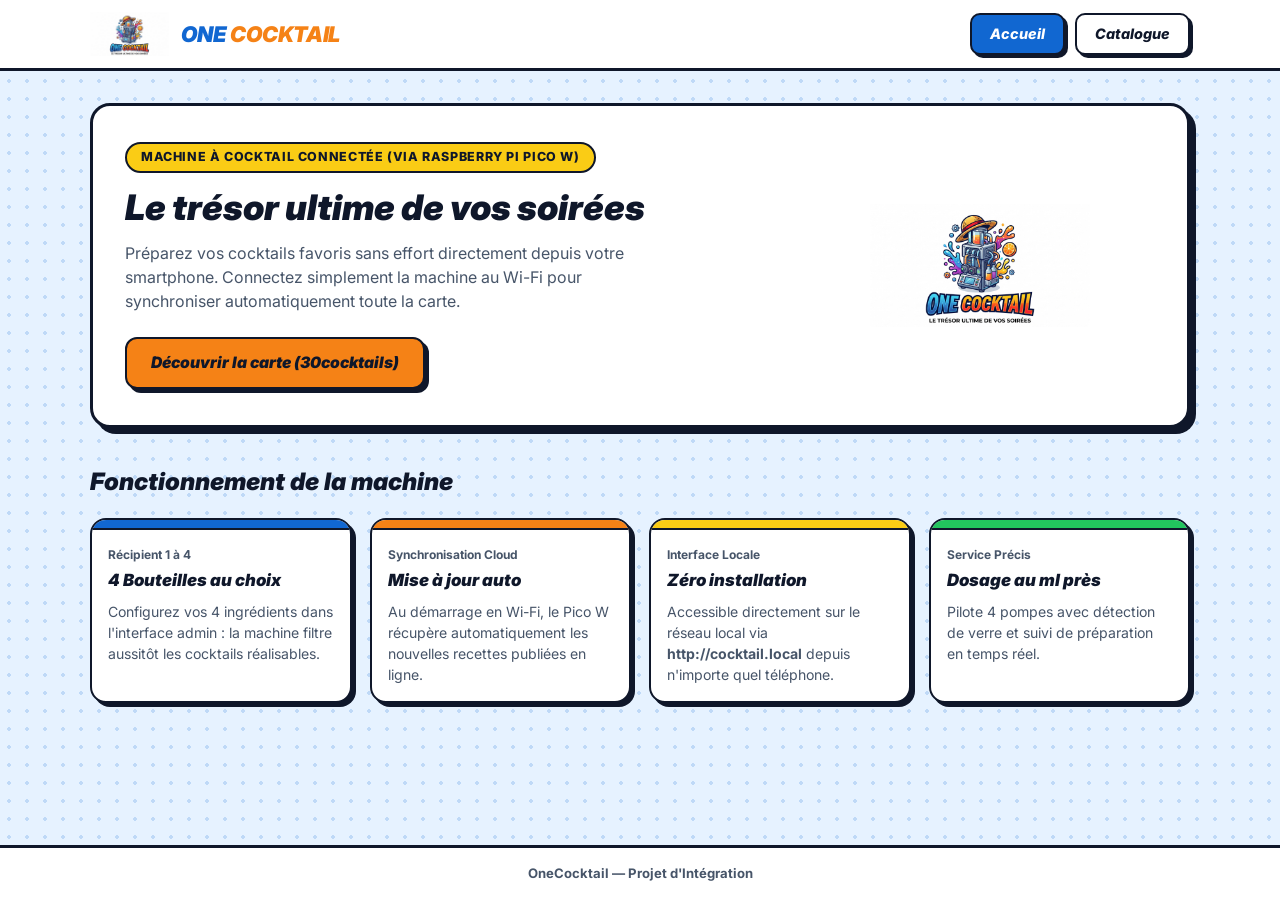
<file: Site_vitrine/public/index.html>
<!DOCTYPE html>
<html lang="fr">
<head>
  <meta charset="UTF-8" />
  <meta name="viewport" content="width=device-width, initial-scale=1.0" />
  <title>OneCocktail — Le trésor ultime de vos soirées</title>
  <link rel="preconnect" href="https://fonts.googleapis.com" />
  <link rel="preconnect" href="https://fonts.gstatic.com" crossorigin />
  <link href="https://fonts.googleapis.com/css2?family=Inter:ital,wght@0,600;0,700;0,800;1,800;1,900&display=swap" rel="stylesheet" />
  <link rel="stylesheet" href="./style.css" />
</head>
<body>

  <!-- Barre de navigation -->
  <header class="topbar">
    <div class="topbar-inner">
      <a href="./index.html" class="brand-link">
        <img src="./assets/logo.png" alt="Logo OneCocktail" class="brand-logo"
             onerror="if(!this.dataset.tried){this.dataset.tried='1';this.src='./logo.png';}else{this.style.display='none';}" />
        <span class="brand-title">ONE <span>COCKTAIL</span></span>
      </a>
      <nav class="nav-links">
        <a href="./index.html" class="nav-btn active">Accueil</a>
        <a href="./catalogue.html" class="nav-btn">Catalogue</a>
      </nav>
    </div>
  </header>

  <main class="main-container">
    <!-- Bannière principale -->
    <section class="hero-banner">
      <div>
        <span class="hero-badge">Machine à cocktail connectée  (via Raspberry Pi Pico W)</span>
        <h1>Le trésor ultime de vos soirées</h1>
        <p>
          Préparez vos cocktails favoris sans effort directement depuis votre smartphone.
          Connectez simplement la machine au Wi-Fi pour synchroniser automatiquement toute la carte.
        </p>
        <a href="./catalogue.html" class="btn-orange">Découvrir la carte (<span id="home-count">28</span> cocktails)</a>
      </div>
      <div class="hero-visual">
        <img src="./assets/logo.png" alt="OneCocktail Machine"
             onerror="if(!this.dataset.tried){this.dataset.tried='1';this.src='./logo.png';}else{this.style.display='none';}" />
      </div>
    </section>

    <!-- 4 Atouts -->
    <h2 class="section-heading">Fonctionnement de la machine</h2>
    <section class="features-grid">
      <article class="pop-card">
        <div class="card-top-bar bar-blue"></div>
        <div class="pop-card-body">
          <div class="pop-card-kicker">Récipient 1 à 4</div>
          <h3 class="pop-card-title">4 Bouteilles au choix</h3>
          <p class="pop-card-text">Configurez vos 4 ingrédients dans l'interface admin : la machine filtre aussitôt les cocktails réalisables.</p>
        </div>
      </article>

      <article class="pop-card">
        <div class="card-top-bar bar-orange"></div>
        <div class="pop-card-body">
          <div class="pop-card-kicker">Synchronisation Cloud</div>
          <h3 class="pop-card-title">Mise à jour auto</h3>
          <p class="pop-card-text">Au démarrage en Wi-Fi, le Pico W récupère automatiquement les nouvelles recettes publiées en ligne.</p>
        </div>
      </article>

      <article class="pop-card">
        <div class="card-top-bar bar-yellow"></div>
        <div class="pop-card-body">
          <div class="pop-card-kicker">Interface Locale</div>
          <h3 class="pop-card-title">Zéro installation</h3>
          <p class="pop-card-text">Accessible directement sur le réseau local via <strong>http://cocktail.local</strong> depuis n'importe quel téléphone.</p>
        </div>
      </article>

      <article class="pop-card">
        <div class="card-top-bar bar-green"></div>
        <div class="pop-card-body">
          <div class="pop-card-kicker">Service Précis</div>
          <h3 class="pop-card-title">Dosage au ml près</h3>
          <p class="pop-card-text">Pilote 4 pompes avec détection de verre et suivi de préparation en temps réel.</p>
        </div>
      </article>
    </section>
  </main>

  <footer class="site-footer">
    OneCocktail — Projet d'Intégration
  </footer>

  <script>
    fetch("./api/catalog.json?t=" + Date.now())
      .then(r => {
        if (!r.ok) throw new Error("HTTP " + r.status);
        return r.json();
      })
      .then(d => {
        if (d && Array.isArray(d.recettes)) {
          document.getElementById("home-count").textContent = d.recettes.length;
        }
      })
      .catch(() => {});
  </script>
</body>
</html>
</file>
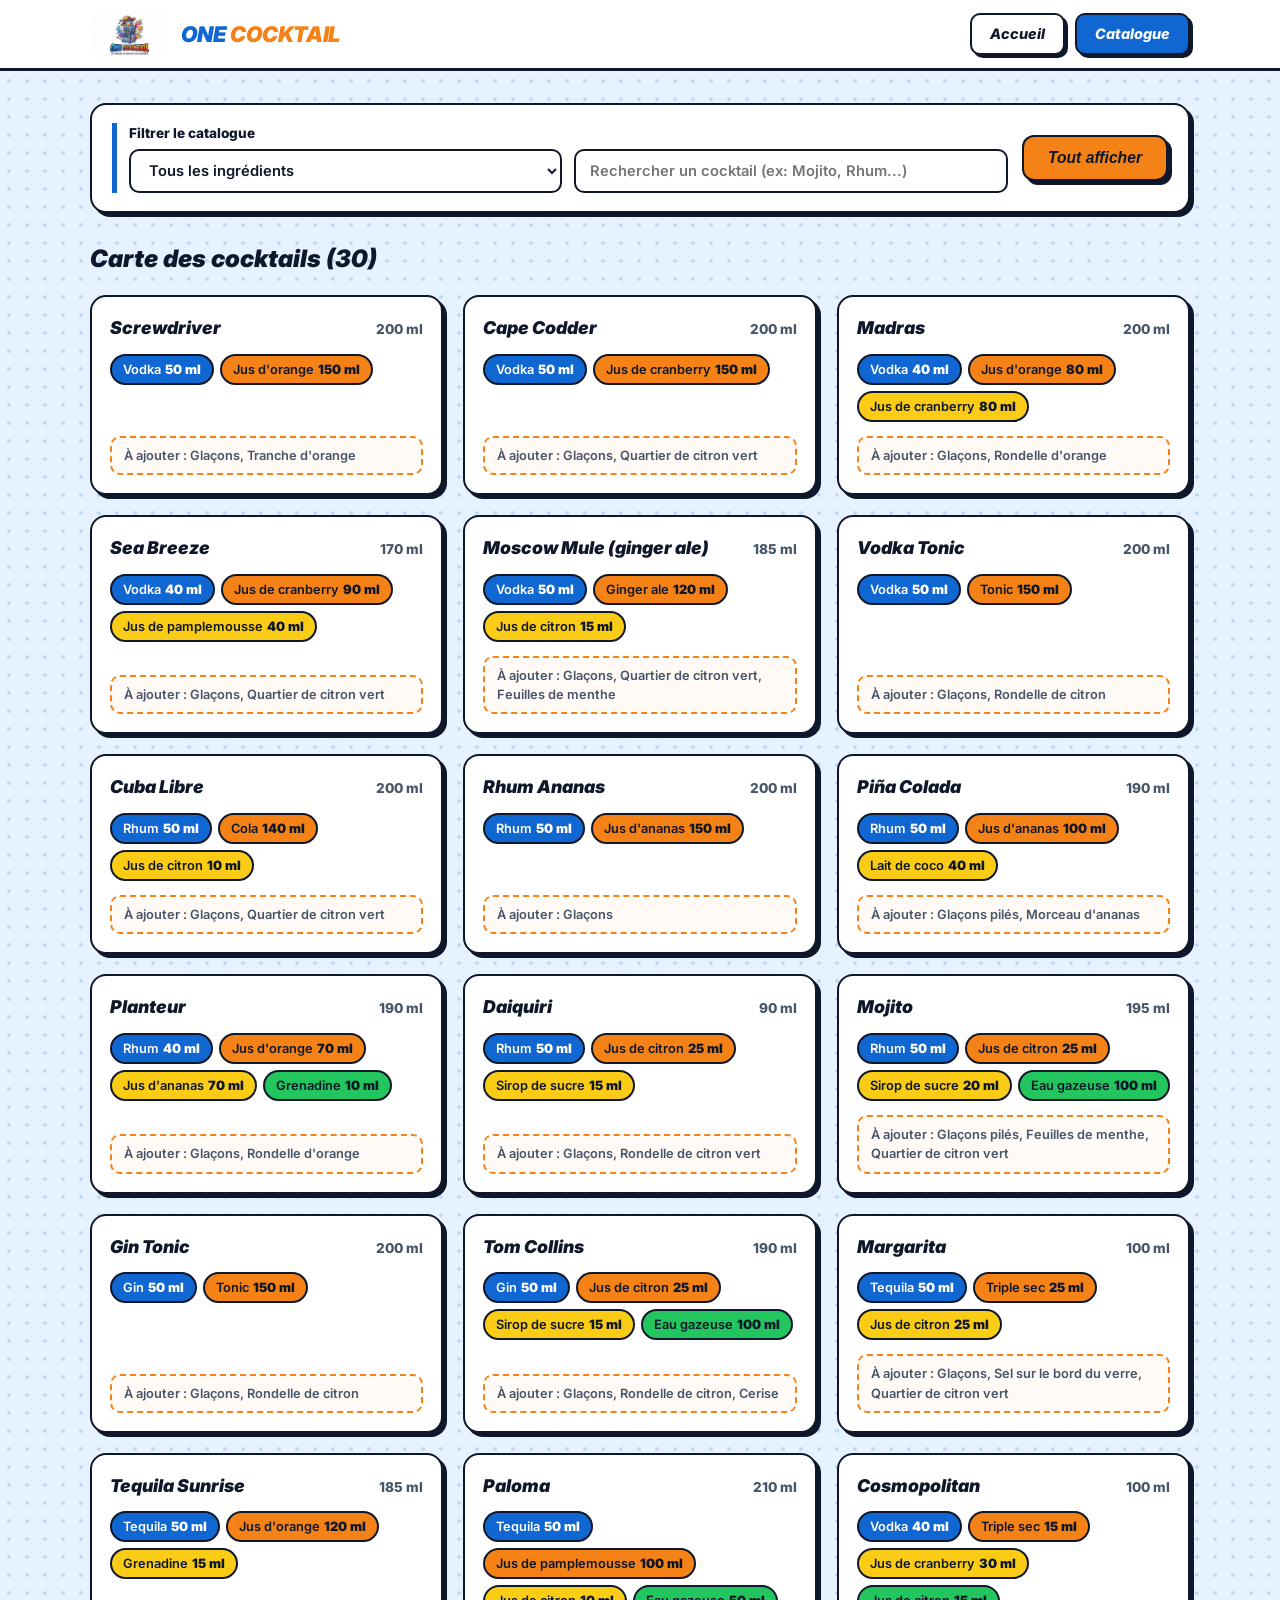
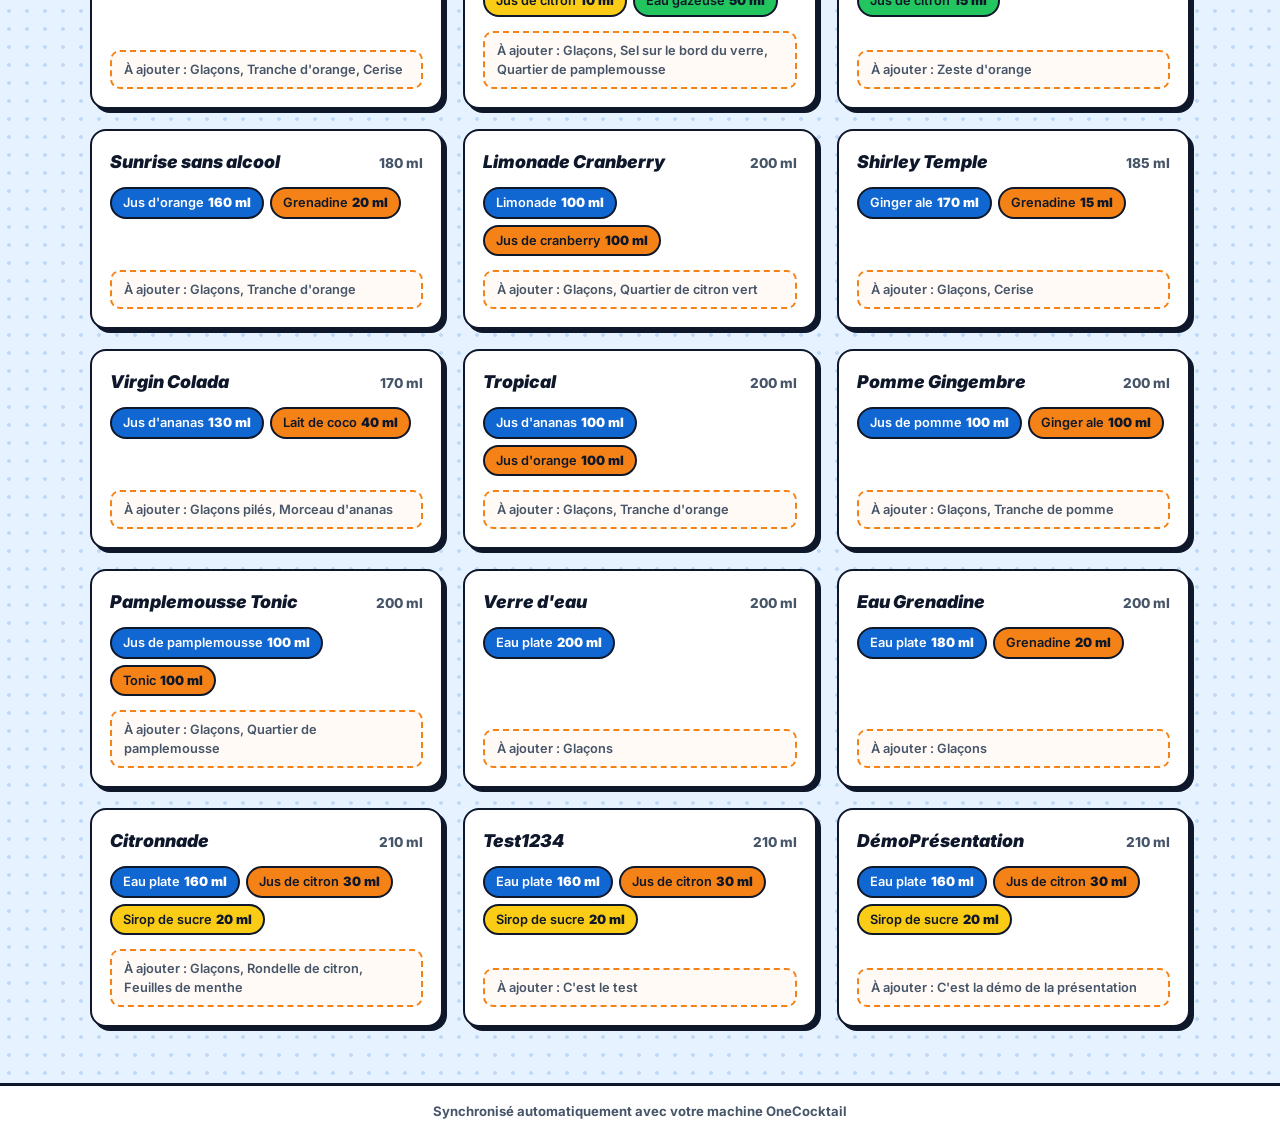
<file: Site_vitrine/public/catalogue.html>
<!DOCTYPE html>
<html lang="fr">
<head>
  <meta charset="UTF-8" />
  <meta name="viewport" content="width=device-width, initial-scale=1.0" />
  <title>OneCocktail — Catalogue des Cocktails</title>
  <link rel="preconnect" href="https://fonts.googleapis.com" />
  <link rel="preconnect" href="https://fonts.gstatic.com" crossorigin />
  <link href="https://fonts.googleapis.com/css2?family=Inter:ital,wght@0,600;0,700;0,800;1,800;1,900&display=swap" rel="stylesheet" />
  <link rel="stylesheet" href="./style.css" />
</head>
<body>

  <!-- Barre de navigation -->
  <header class="topbar">
    <div class="topbar-inner">
      <a href="./index.html" class="brand-link">
        <img src="./assets/logo.png" alt="Logo OneCocktail" class="brand-logo"
             onerror="if(!this.dataset.tried){this.dataset.tried='1';this.src='./logo.png';}else{this.style.display='none';}" />
        <span class="brand-title">ONE <span>COCKTAIL</span></span>
      </a>
      <nav class="nav-links">
        <a href="./index.html" class="nav-btn">Accueil</a>
        <a href="./catalogue.html" class="nav-btn active">Catalogue</a>
      </nav>
    </div>
  </header>

  <main class="main-container">
    <!-- Panneau de filtrage -->
    <section class="filter-panel">
      <div class="filter-panel-accent">
        <label for="filter-ingredient">Filtrer le catalogue</label>
        <div class="filter-inputs">
          <select id="filter-ingredient" class="select-pop">
            <option value="">Tous les ingrédients</option>
          </select>
          <input type="text" id="search-input" class="input-pop" placeholder="Rechercher un cocktail (ex: Mojito, Rhum...)" />
        </div>
      </div>
      <button type="button" id="btn-reset" class="btn-orange">Tout afficher</button>
    </section>

    <!-- Grille des recettes -->
    <h1 class="section-heading">Carte des cocktails (<span id="count-recettes">0</span>)</h1>
    <section id="catalog-grid" class="cocktails-grid"></section>
  </main>

  <footer class="site-footer">
    Synchronisé automatiquement avec votre machine OneCocktail
  </footer>

  <script>
    let allRecettes = [];
    const PILL_COLORS = ["pill-blue", "pill-orange", "pill-yellow", "pill-green"];

    function escapeHtml(str) {
      return String(str)
        .replace(/&/g, "&amp;")
        .replace(/</g, "&lt;")
        .replace(/>/g, "&gt;")
        .replace(/"/g, "&quot;")
        .replace(/'/g, "&#39;");
    }

    async function loadCatalog() {
      try {
        const res = await fetch("./api/catalog.json?t=" + Date.now());
        if (!res.ok) throw new Error("HTTP " + res.status);
        const data = await res.json();
        allRecettes = Array.isArray(data.recettes) ? data.recettes : [];

        const select = document.getElementById("filter-ingredient");
        (Array.isArray(data.ingredients) ? data.ingredients : []).forEach(ing => {
          const opt = document.createElement("option");
          opt.value = ing;
          opt.textContent = ing;
          select.appendChild(opt);
        });

        renderGrid(allRecettes);
      } catch (e) {
        document.getElementById("catalog-grid").innerHTML =
          `<div class="pop-card" style="grid-column: 1 / -1;"><div class="pop-card-body"><p style="color:#dc2626;font-weight:800;">Erreur lors du chargement du catalogue JSON (${escapeHtml(e.message)}).</p></div></div>`;
      }
    }

    function renderGrid(list) {
      const grid = document.getElementById("catalog-grid");
      document.getElementById("count-recettes").textContent = list.length;

      if (list.length === 0) {
        grid.innerHTML = `<div class="pop-card" style="grid-column: 1 / -1;"><div class="pop-card-body"><p style="font-weight:700;color:#475569;">Aucun cocktail ne correspond à votre recherche.</p></div></div>`;
        return;
      }

      grid.innerHTML = list.map(r => {
        const ings = Array.isArray(r.ingredients) ? r.ingredients : [];
        const totalMl = ings.reduce((sum, i) => sum + Number(i.ml || 0), 0);

        const pillsHtml = ings.map((i, idx) => {
          const colorClass = PILL_COLORS[idx % PILL_COLORS.length];
          return `<span class="pill ${colorClass}">${escapeHtml(i.ingredient)} <strong>${Number(i.ml || 0)} ml</strong></span>`;
        }).join("");

        const conseils = Array.isArray(r.conseil) ? r.conseil : [];
        const conseilHtml = conseils.length
          ? `<div class="conseil-dashed">À ajouter : ${escapeHtml(conseils.join(", "))}</div>`
          : "";

        return `
          <article class="cocktail-item">
            <div>
              <div class="cocktail-top">
                <h2 class="cocktail-title">${escapeHtml(r.nom || "Sans nom")}</h2>
                <span class="cocktail-ml">${totalMl} ml</span>
              </div>
              <div class="pills-wrap">${pillsHtml}</div>
            </div>
            ${conseilHtml}
          </article>
        `;
      }).join("");
    }

    function applyFilters() {
      const query = document.getElementById("search-input").value.trim().toLowerCase();
      const ingFilter = document.getElementById("filter-ingredient").value;

      const filtered = allRecettes.filter(r => {
        const ings = Array.isArray(r.ingredients) ? r.ingredients : [];
        const nom = (r.nom || "").toLowerCase();
        const matchText = !query ||
          nom.includes(query) ||
          ings.some(i => (i.ingredient || "").toLowerCase().includes(query));
        const matchIng = !ingFilter ||
          ings.some(i => i.ingredient === ingFilter);
        return matchText && matchIng;
      });
      renderGrid(filtered);
    }

    document.getElementById("search-input").addEventListener("input", applyFilters);
    document.getElementById("filter-ingredient").addEventListener("change", applyFilters);
    document.getElementById("btn-reset").addEventListener("click", () => {
      document.getElementById("search-input").value = "";
      document.getElementById("filter-ingredient").value = "";
      renderGrid(allRecettes);
    });

    loadCatalog();
  </script>
</body>
</html>
</file>
<file: Site_vitrine/public/style.css>
/* Charte graphique néo-brutaliste pop — Largeur desktop/mobile équilibrée */
:root {
  --bg-sky: #e6f2ff;
  --dot-color: #bfd9f7;
  --ink: #0f172a;
  --ink-muted: #475569;
  --card-bg: #ffffff;
  --blue: #1167d1;
  --blue-hover: #0d52a8;
  --orange: #f58216;
  --orange-hover: #e0710b;
  --yellow: #facc15;
  --green: #22c55e;
  --border-w: 2.5px;
  --shadow-hard: 4px 4px 0px var(--ink);
  --shadow-hard-sm: 3px 3px 0px var(--ink);
}

*, *::before, *::after {
  box-sizing: border-box;
  margin: 0;
  padding: 0;
}

body {
  font-family: 'Inter', -apple-system, BlinkMacSystemFont, "Segoe UI", Roboto, sans-serif;
  color: var(--ink);
  background-color: var(--bg-sky);
  background-image: radial-gradient(var(--dot-color) 1.8px, transparent 1.8px);
  background-size: 18px 18px;
  min-height: 100vh;
  display: flex;
  flex-direction: column;
  line-height: 1.5;
}

/* --- Barre de navigation supérieure --- */
.topbar {
  background: var(--card-bg);
  border-bottom: 3px solid var(--ink);
  position: sticky;
  top: 0;
  z-index: 50;
}

.topbar-inner {
  max-width: 1140px;
  margin: 0 auto;
  padding: 12px 20px;
  display: flex;
  flex-wrap: wrap;
  align-items: center;
  justify-content: space-between;
  gap: 12px;
}

.brand-link {
  display: flex;
  align-items: center;
  gap: 12px;
  text-decoration: none;
  color: var(--ink);
}

.brand-logo {
  height: 44px;
  width: auto;
  display: block;
}

.brand-title {
  font-size: 1.35rem;
  font-weight: 900;
  font-style: italic;
  letter-spacing: -0.02em;
  color: var(--blue);
}

.brand-title span {
  color: var(--orange);
}

.nav-links {
  display: flex;
  align-items: center;
  gap: 10px;
}

.nav-btn {
  display: inline-block;
  padding: 8px 18px;
  background: var(--card-bg);
  color: var(--ink);
  border: var(--border-w) solid var(--ink);
  border-radius: 10px;
  box-shadow: var(--shadow-hard-sm);
  font-weight: 800;
  font-style: italic;
  font-size: 0.9rem;
  text-decoration: none;
  cursor: pointer;
  transition: transform 0.1s ease, box-shadow 0.1s ease, background-color 0.15s;
}

.nav-btn:hover {
  transform: translate(-1px, -1px);
  box-shadow: 4px 4px 0px var(--ink);
}

.nav-btn.active {
  background: var(--blue);
  color: #ffffff;
}

/* --- Conteneur principal --- */
.main-container {
  max-width: 1140px;
  width: 100%;
  margin: 0 auto;
  padding: 32px 20px 56px;
  flex: 1;
}

/* --- Section Hero (Page d'accueil) --- */
.hero-banner {
  background: var(--card-bg);
  border: 3px solid var(--ink);
  border-radius: 20px;
  box-shadow: 6px 6px 0px var(--ink);
  padding: 36px 32px;
  display: grid;
  grid-template-columns: 1.3fr 0.7fr;
  align-items: center;
  gap: 32px;
  margin-bottom: 36px;
}

@media (max-width: 768px) {
  .hero-banner {
    grid-template-columns: 1fr;
    text-align: center;
    padding: 24px 20px;
  }
}

.hero-badge {
  display: inline-block;
  background: var(--yellow);
  color: var(--ink);
  border: 2px solid var(--ink);
  border-radius: 999px;
  padding: 4px 14px;
  font-size: 0.78rem;
  font-weight: 800;
  text-transform: uppercase;
  letter-spacing: 0.05em;
  margin-bottom: 14px;
}

.hero-banner h1 {
  font-size: 2.2rem;
  font-weight: 900;
  font-style: italic;
  line-height: 1.15;
  margin-bottom: 14px;
}

.hero-banner p {
  color: var(--ink-muted);
  font-size: 1rem;
  margin-bottom: 24px;
  max-width: 540px;
}

@media (max-width: 768px) {
  .hero-banner p {
    margin-left: auto;
    margin-right: auto;
  }
}

.hero-visual {
  display: flex;
  justify-content: center;
}

.hero-visual img {
  max-width: 220px;
  width: 100%;
  height: auto;
}

/* --- Boutons d'action --- */
.btn-orange {
  display: inline-flex;
  align-items: center;
  justify-content: center;
  padding: 12px 24px;
  background: var(--orange);
  color: var(--ink);
  border: var(--border-w) solid var(--ink);
  border-radius: 12px;
  box-shadow: var(--shadow-hard);
  font-weight: 900;
  font-style: italic;
  font-size: 0.98rem;
  text-decoration: none;
  cursor: pointer;
  transition: transform 0.1s ease, background-color 0.15s;
}

.btn-orange:hover {
  background: var(--orange-hover);
  transform: translate(-1px, -1px);
  box-shadow: 5px 5px 0px var(--ink);
}

/* --- Titres de section --- */
.section-heading {
  font-size: 1.5rem;
  font-weight: 900;
  font-style: italic;
  margin-bottom: 18px;
}

/* --- Grille 4 colonnes / 2 colonnes --- */
.features-grid {
  display: grid;
  grid-template-columns: repeat(4, 1fr);
  gap: 18px;
  margin-bottom: 36px;
}

@media (max-width: 960px) {
  .features-grid {
    grid-template-columns: repeat(2, 1fr);
  }
}

@media (max-width: 540px) {
  .features-grid {
    grid-template-columns: 1fr;
  }
}

.pop-card {
  background: var(--card-bg);
  border: var(--border-w) solid var(--ink);
  border-radius: 16px;
  box-shadow: var(--shadow-hard);
  overflow: hidden;
  display: flex;
  flex-direction: column;
}

.card-top-bar {
  height: 10px;
  border-bottom: 2px solid var(--ink);
}

.bar-blue { background: var(--blue); }
.bar-orange { background: var(--orange); }
.bar-yellow { background: var(--yellow); }
.bar-green { background: var(--green); }

.pop-card-body {
  padding: 16px;
}

.pop-card-kicker {
  font-size: 0.75rem;
  font-weight: 700;
  color: var(--ink-muted);
  margin-bottom: 4px;
}

.pop-card-title {
  font-size: 1.05rem;
  font-weight: 900;
  font-style: italic;
  margin-bottom: 8px;
}

.pop-card-text {
  font-size: 0.88rem;
  color: var(--ink-muted);
}

/* --- Barre de recherche & filtre --- */
.filter-panel {
  background: var(--card-bg);
  border: var(--border-w) solid var(--ink);
  border-radius: 16px;
  box-shadow: var(--shadow-hard);
  padding: 18px 20px;
  margin-bottom: 28px;
  display: flex;
  flex-wrap: wrap;
  align-items: center;
  gap: 14px;
}

.filter-panel-accent {
  border-left: 5px solid var(--blue);
  padding-left: 12px;
  flex: 1;
  min-width: 240px;
}

.filter-panel label {
  display: block;
  font-size: 0.85rem;
  font-weight: 800;
  margin-bottom: 6px;
}

.filter-inputs {
  display: flex;
  flex-wrap: wrap;
  gap: 12px;
  flex: 2;
}

.input-pop, .select-pop {
  flex: 1;
  min-width: 200px;
  padding: 10px 14px;
  background: #ffffff;
  color: var(--ink);
  border: 2px solid var(--ink);
  border-radius: 10px;
  font-size: 0.92rem;
  font-weight: 600;
  font-family: inherit;
  outline: none;
}

.input-pop:focus, .select-pop:focus {
  border-color: var(--blue);
}

/* --- Grille 3 colonnes des Cocktails --- */
.cocktails-grid {
  display: grid;
  grid-template-columns: repeat(3, 1fr);
  gap: 20px;
}

@media (max-width: 960px) {
  .cocktails-grid {
    grid-template-columns: repeat(2, 1fr);
  }
}

@media (max-width: 620px) {
  .cocktails-grid {
    grid-template-columns: 1fr;
  }
}

.cocktail-item {
  background: var(--card-bg);
  border: var(--border-w) solid var(--ink);
  border-radius: 16px;
  box-shadow: var(--shadow-hard);
  padding: 18px;
  display: flex;
  flex-direction: column;
  justify-content: space-between;
  gap: 14px;
}

.cocktail-top {
  display: flex;
  align-items: baseline;
  justify-content: space-between;
  gap: 10px;
  margin-bottom: 12px;
}

.cocktail-title {
  font-size: 1.1rem;
  font-weight: 900;
  font-style: italic;
}

.cocktail-ml {
  font-size: 0.85rem;
  font-weight: 800;
  color: var(--ink-muted);
  white-space: nowrap;
}

.pills-wrap {
  display: flex;
  flex-wrap: wrap;
  gap: 6px;
}

.pill {
  display: inline-flex;
  align-items: center;
  gap: 4px;
  padding: 4px 11px;
  border-radius: 999px;
  border: 2px solid var(--ink);
  font-size: 0.8rem;
  font-weight: 600;
}

.pill strong {
  font-weight: 900;
}

.pill-blue { background: var(--blue); color: #ffffff; }
.pill-orange { background: var(--orange); color: var(--ink); }
.pill-yellow { background: var(--yellow); color: var(--ink); }
.pill-green { background: var(--green); color: var(--ink); }

.conseil-dashed {
  padding: 8px 12px;
  background: #fffaf5;
  border: 2px dashed var(--orange);
  border-radius: 10px;
  font-size: 0.8rem;
  font-weight: 600;
  color: var(--ink-muted);
}

/* --- Pied de page --- */
.site-footer {
  background: var(--card-bg);
  border-top: 3px solid var(--ink);
  text-align: center;
  padding: 16px;
  font-size: 0.82rem;
  font-weight: 700;
  color: var(--ink-muted);
}
</file>
